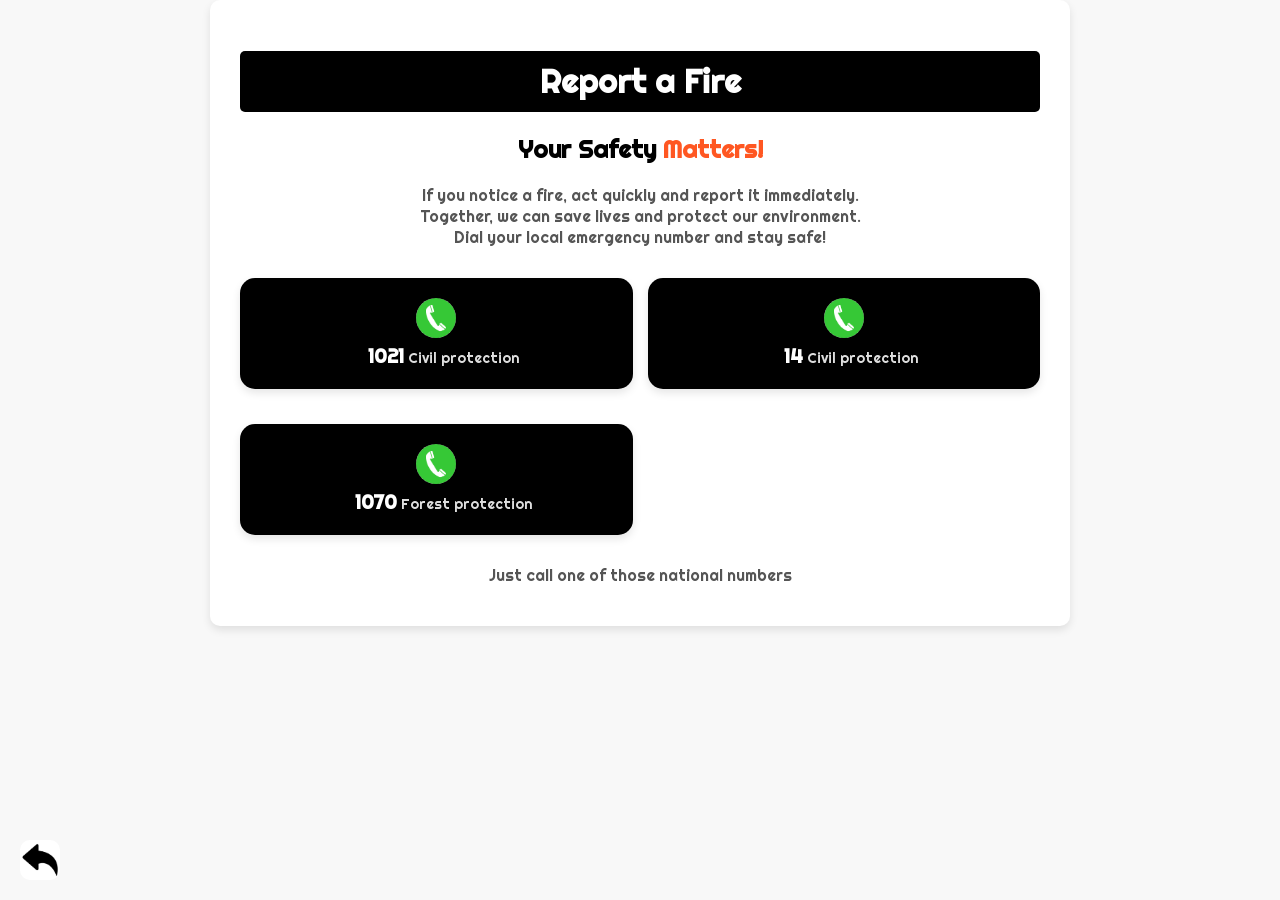
<file: pages/firereport.html>
<!DOCTYPE html>
<html lang="en">
<head>
    <meta charset="UTF-8">
    <meta name="viewport" content="width=device-width, initial-scale=1.0">
    <link rel="preconnect" href="https://fonts.googleapis.com">
    <link rel="preconnect" href="https://fonts.gstatic.com" crossorigin>
    <link href="https://fonts.googleapis.com/css2?family=Righteous&display=swap" rel="stylesheet">
    <title>Report a Fire</title>
    <link rel="stylesheet" href="firereport.css">
</head>
<body>
    <div class="container">
        <header class="header">
            <h1>Report a Fire</h1>
        </header>
        <main class="main-content">
            <h2>Your Safety <span>Matters!</span></h2>
            <p>
                If you notice a fire, act quickly and report it immediately.<br>
                Together, we can save lives and protect our environment.<br>
                Dial your local emergency number and stay safe!
            </p>
            <div class="emergency-numbers">
                <div class="number">
                    <div class="icon">
                        <img src="../assets/phone.png" alt="Call">
                    </div>
                    <div class="details">
                        <span class="number-code">1021</span>
                        <span class="description">Civil protection</span>
                    </div>
                </div>
                <div class="number">
                    <div class="icon">
                        <img src="../assets/phone.png" alt="Call">
                    </div>
                    <div class="details">
                        <span class="number-code">14</span>
                        <span class="description">Civil protection</span>
                    </div>
                </div>
                <div class="number">
                    <div class="icon">
                        <img src="../assets/phone.png" alt="Call">
                    </div>
                    <div class="details">
                        <span class="number-code">1070</span>
                        <span class="description">Forest protection</span>
                    </div>
                </div>
            </div>
            <p class="footer-text">Just call one of those national numbers</p>
        </main>
    </div>
        <a href="pr.html" class="back-button">
            <img src="../assets/return.png" alt="Back">
        </a>
</body>
</html>
</file>
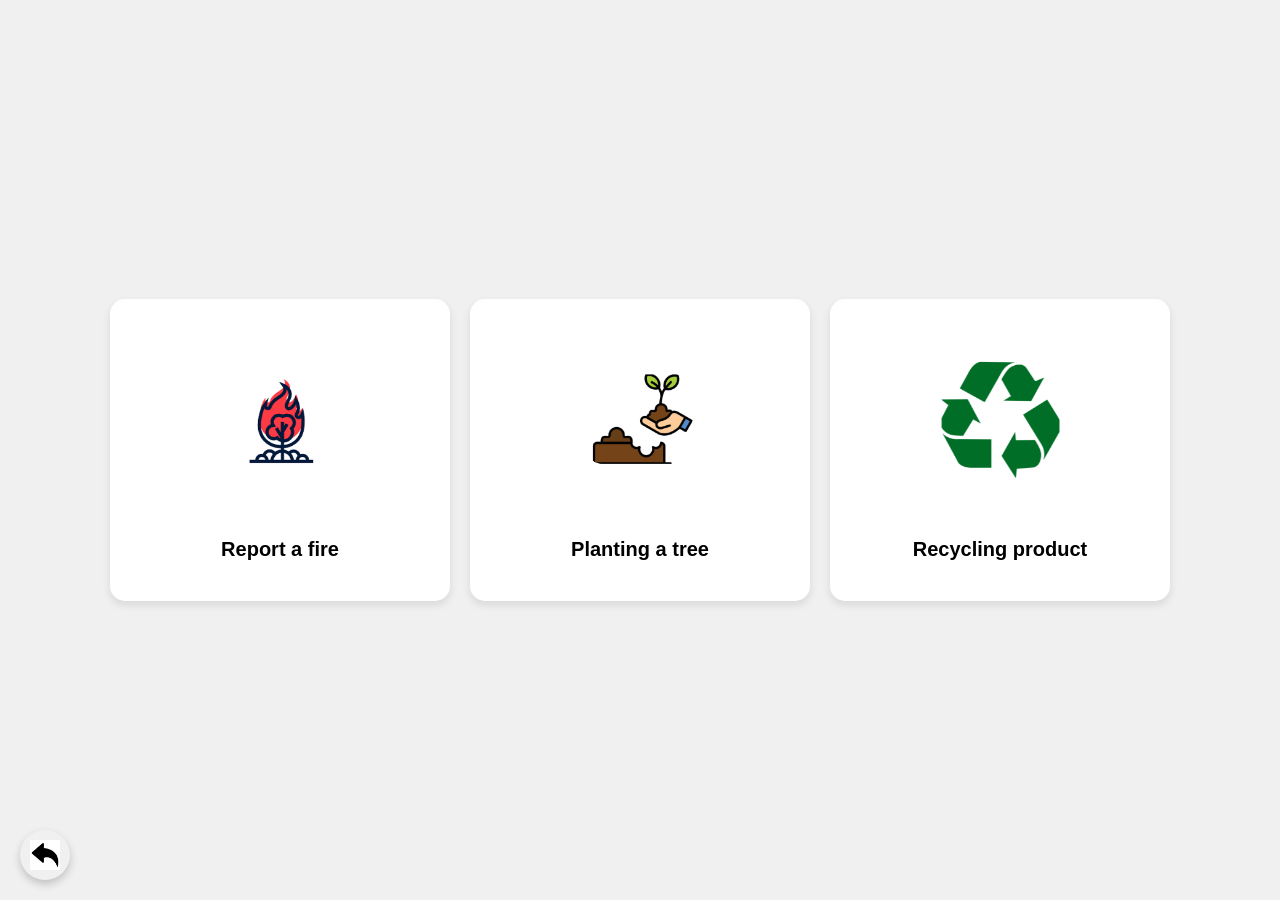
<file: pages/pr.html>
<!DOCTYPE html>
<html lang="ar" dir="rtl">
<head>
    <meta charset="UTF-8">
    <meta name="viewport" content="width=device-width, initial-scale=1.0">
    <title>Keep It Clean</title>
    <link href="https://cdnjs.cloudflare.com/ajax/libs/font-awesome/5.15.3/css/all.min.css" rel="stylesheet">
    <link rel="stylesheet" href="pr.css">
    <link rel="shortcut icon" href="../assets/recycling product.ico" type="image/x-icon">
</head>
<body>
    <div class="container">
        <a href="recycling.html" class="card">
            <img alt="Recycling product" src="../assets/recycling product.png">
            <p> Recycling product</p>
        </a>
        <a href="plant_tree/S1.html" class="card">
            <img alt="Planting a tree" src="../assets/plant a tree.png">
            <p>Planting a tree</p>
        </a>
        <a href="firereport.html" class="card">
            <img alt="Report a fire" src="../assets/report a fire.png">
            <p> Report a fire</p>
        </a>
    </div>
    <a href="../index.html" class="back-button">
        <img src="../assets/return.png" alt="Back">
    </a>
</body>
</html>
</file>
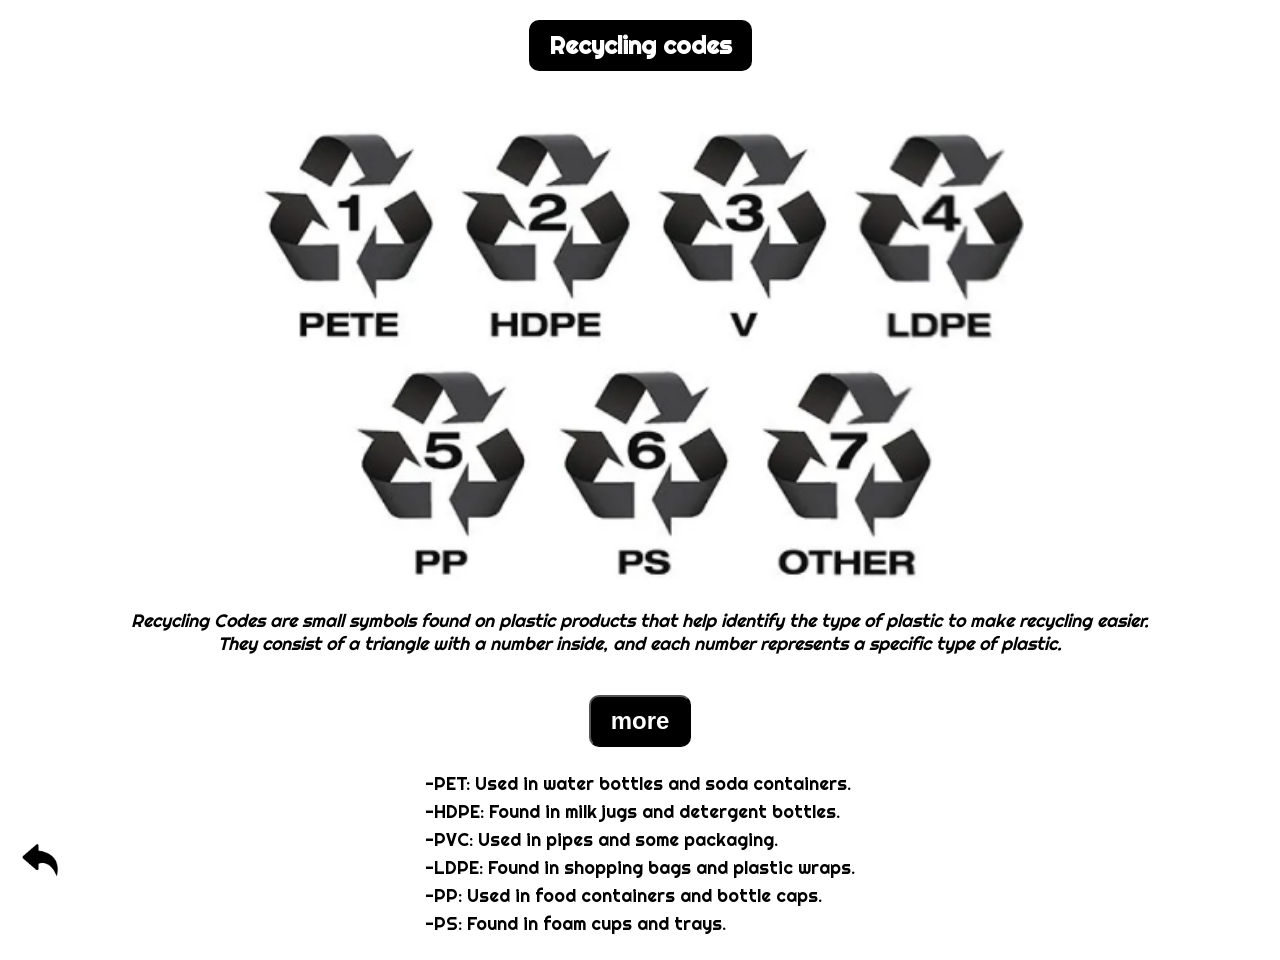
<file: pages/recycling.html>
<html lang="en">
 <head>
  <meta charset="utf-8"/>
  <meta content="width=device-width, initial-scale=1.0" name="viewport"/>
  <title>
   Recycling Codes
  </title>
  <link rel="stylesheet" href="recycling.css">
  <link href="https://cdnjs.cloudflare.com/ajax/libs/font-awesome/5.15.3/css/all.min.css" rel="stylesheet"/>
 </head>

 <body>
  <div class="header">
   Recycling codes
  </div>
  <div class="recycling-codes">
   <img alt="Recycling codes 1 to 7" src="../assets/recycling codes.png"/>
  </div>
  <div class="description">
   Recycling Codes are small symbols found on plastic products that help identify the type of plastic to make recycling easier.<br> They consist of a triangle with a number inside, and each number represents a specific type of plastic.
  </div>
  <div ><a href="../assets/plastic-codes-recycle.webp"><button class="more" >more</button></a></div>
  <div class="usage">
   <p>
    -PET: Used in water bottles and soda containers.
   </p>
   <p>
    -HDPE: Found in milk jugs and detergent bottles.
   </p>
   <p>
    -PVC: Used in pipes and some packaging.
   </p>
   <p>
    -LDPE: Found in shopping bags and plastic wraps.
   </p>
   <p>
    -PP: Used in food containers and bottle caps.
   </p>
   <p>
    -PS: Found in foam cups and trays.
   </p>
  </div>
  <div class="return-logo">
    <a href="pr.html" class="back-button">
        <img src="../assets/return.png" alt="Back">
    </a>
  </div>
  </div>
 </body>
</html>
</file>
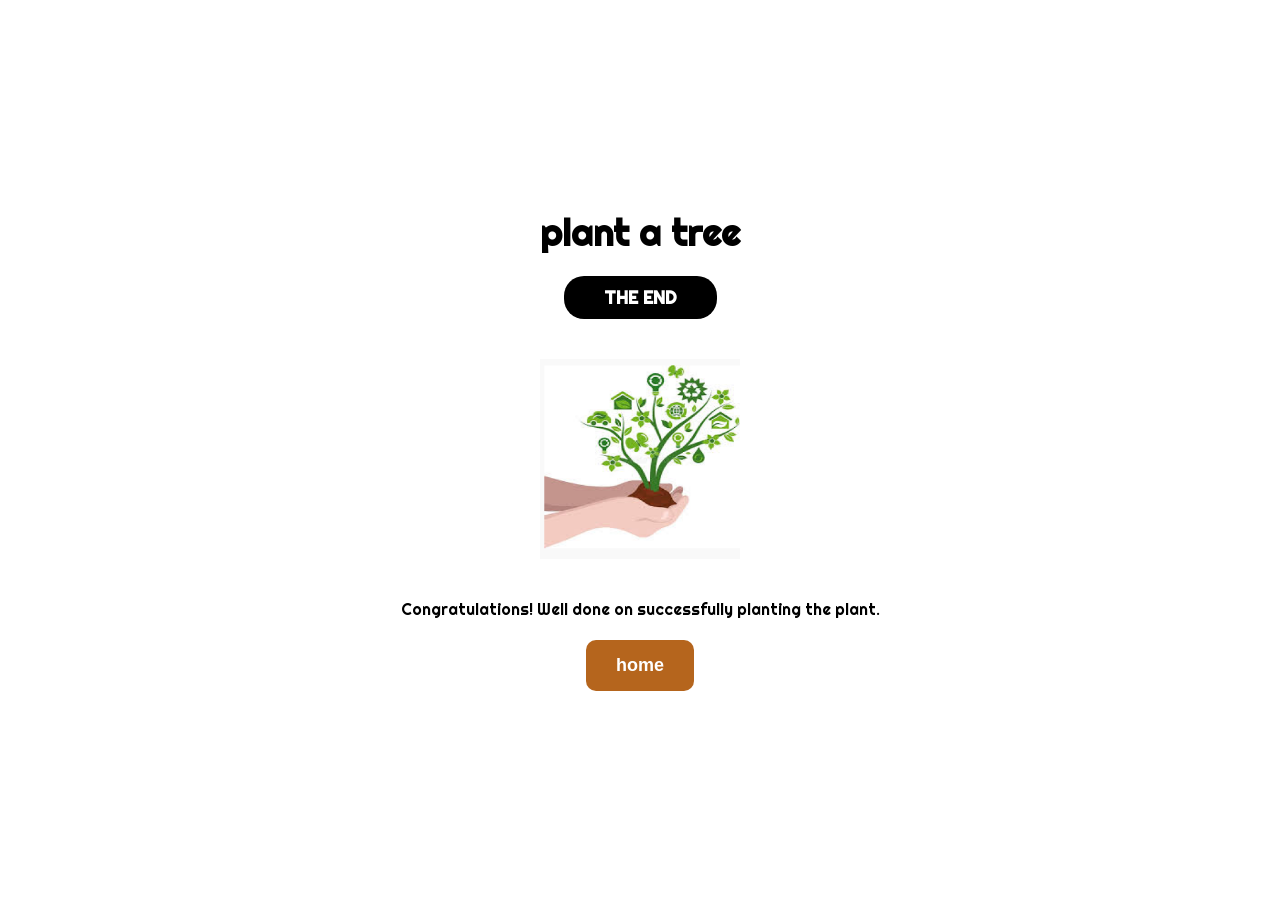
<file: pages/plant_tree/final.html>
<html>
 <head>
  <title>
   Plant a Tree
  </title>
  <meta name="viewport" content="width=device-width, initial-scale=1.0">
  <link rel="stylesheet" href="plant_tree.css">
  <link href="https://cdnjs.cloudflare.com/ajax/libs/font-awesome/5.15.3/css/all.min.css" rel="stylesheet"/>
  <link href="https://fonts.googleapis.com/css2?family=Roboto:wght@400;700&amp;display=swap" rel="stylesheet"/>
 </head>
 <body>
    <div class="container">
     <div class="title">
      plant a tree
     </div>
     <div class="step">
      THE END
     </div>
     <div class="image-container">
      <img alt="Illustration of a shovel digging a hole in the soil" height="200" src="final.png" width="200"/>
     </div>
     <div class="description">
        Congratulations! Well done on successfully planting the plant.
     </div>
     <a href="../pr.html"><button class="button">
      home
     </button></a>
    </div>
   </body>
  </html>
</file>
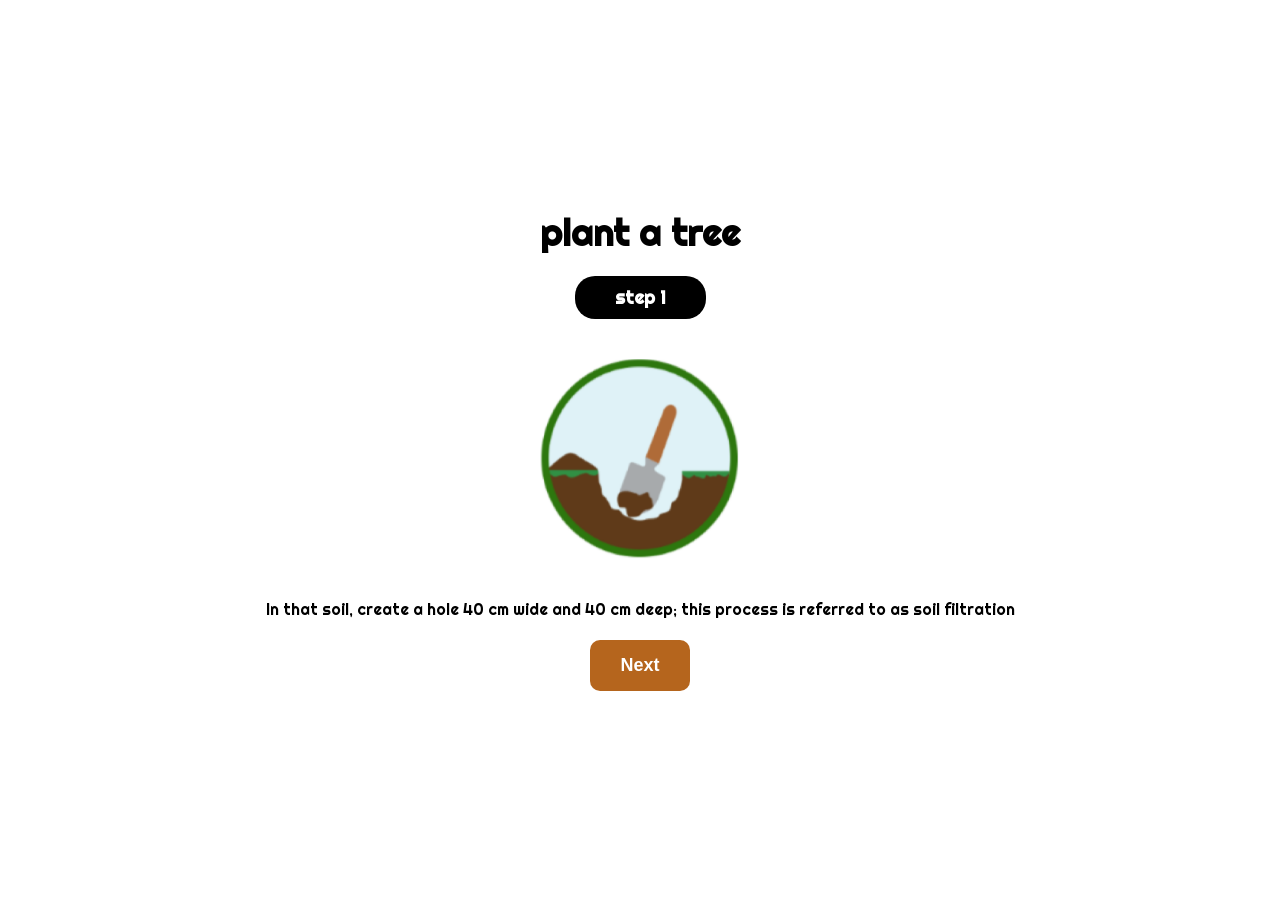
<file: pages/plant_tree/S1.html>
<html>
 <head>
  <title>
   Plant a Tree
  </title>
  <meta name="viewport" content="width=device-width, initial-scale=1.0">
  <link rel="stylesheet" href="plant_tree.css">
  <link href="https://cdnjs.cloudflare.com/ajax/libs/font-awesome/5.15.3/css/all.min.css" rel="stylesheet"/>
  <link href="https://fonts.googleapis.com/css2?family=Roboto:wght@400;700&amp;display=swap" rel="stylesheet"/>
 </head>
 <body>
    <div class="container">
     <div class="title">
      plant a tree
     </div>
     <div class="step">
      step 1
     </div>
     <div class="image-container">
      <img alt="Illustration of a shovel digging a hole in the soil" height="200" src="s1.png" width="200"/>
     </div>
     <div class="description">
      In that soil, create a hole 40 cm wide and 40 cm deep; this process is referred to as soil filtration
     </div>
     <a href="S2.html">
      <button class="button">Next</button>
  </a>
  
    </div>
   </body>
  </html>
</file>
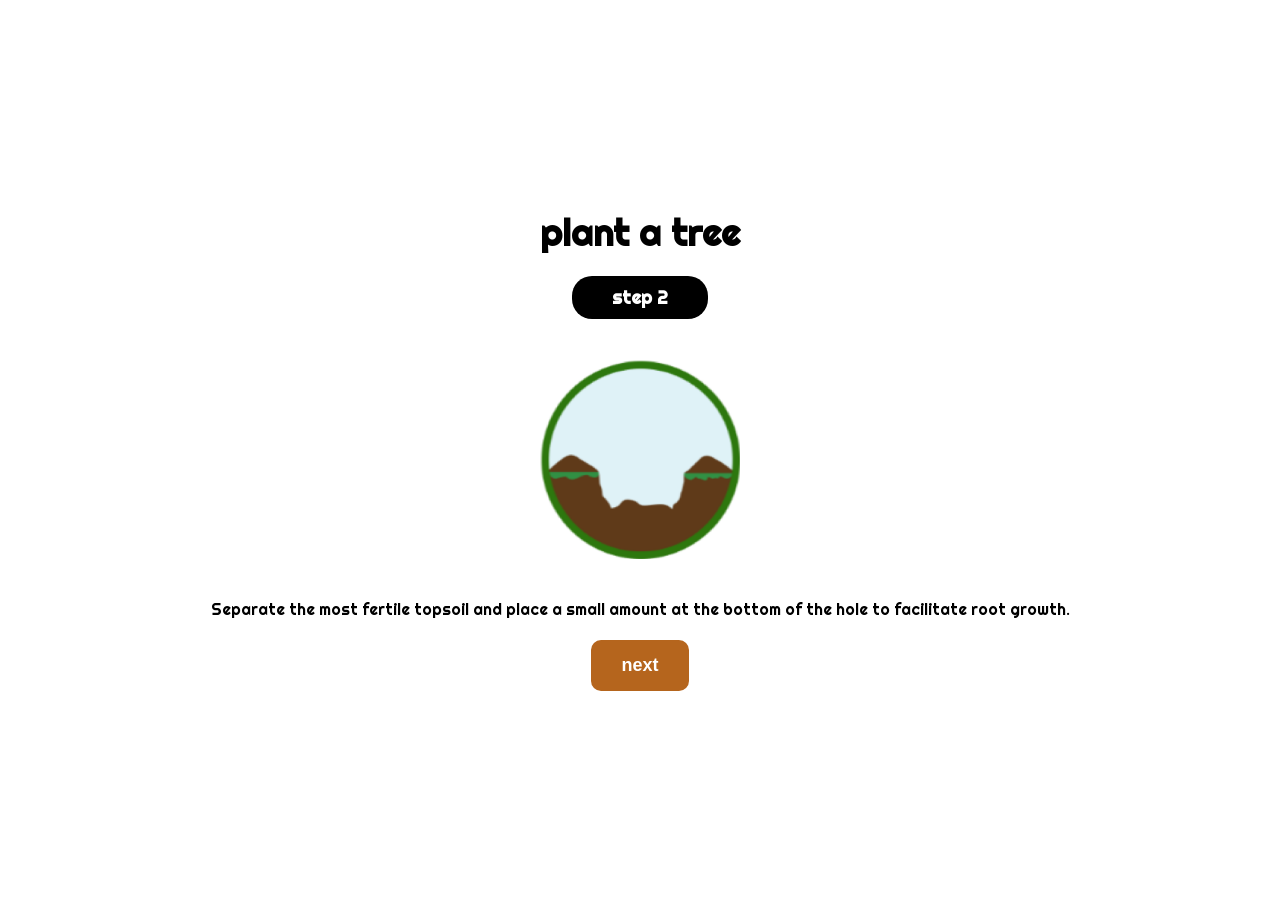
<file: pages/plant_tree/S2.html>
<html>
 <head>
  <title>
   Plant a Tree
  </title>
  <meta name="viewport" content="width=device-width, initial-scale=1.0">
  <link rel="stylesheet" href="plant_tree.css">
  <link href="https://cdnjs.cloudflare.com/ajax/libs/font-awesome/5.15.3/css/all.min.css" rel="stylesheet"/>
  <link href="https://fonts.googleapis.com/css2?family=Roboto:wght@400;700&amp;display=swap" rel="stylesheet"/>
 </head>
 <body>
    <div class="container">
     <div class="title">
      plant a tree
     </div>
     <div class="step">
      step 2
     </div>
     <div class="image-container">
      <img alt="Illustration of a shovel digging a hole in the soil" height="200" src="s2.png" width="200"/>
     </div>
     <div class="description">
        Separate the most fertile topsoil and place a small amount at the bottom of the hole to facilitate root growth.
     </div>
     <a href="s3.html"><button class="button">
      next
     </button></a>
    </div>
   </body>
  </html>
</file>
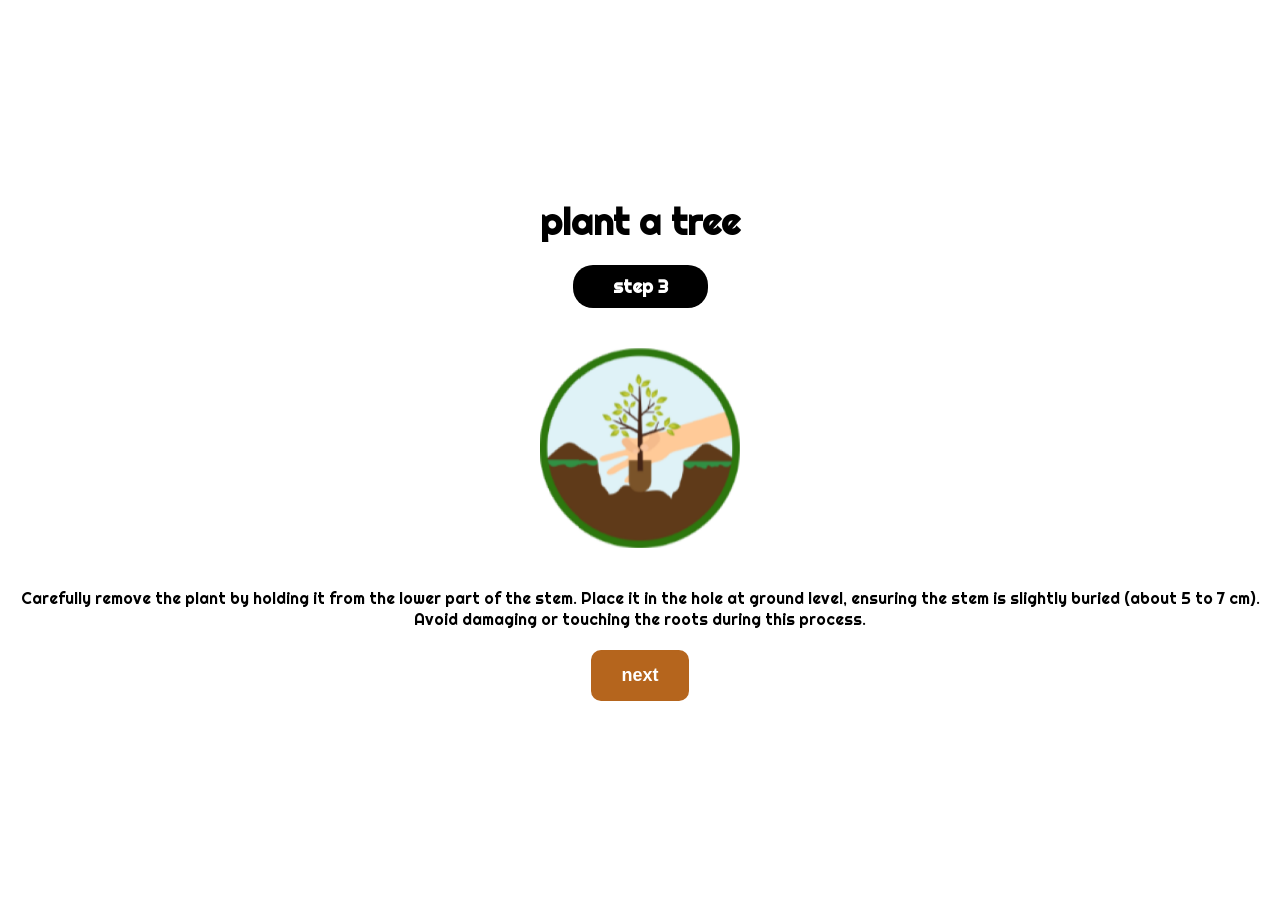
<file: pages/plant_tree/s3.html>
<html>
 <head>
  <title>
   Plant a Tree
  </title>
  <meta name="viewport" content="width=device-width, initial-scale=1.0">
  <link rel="stylesheet" href="plant_tree.css">
  <link href="https://cdnjs.cloudflare.com/ajax/libs/font-awesome/5.15.3/css/all.min.css" rel="stylesheet"/>
  <link href="https://fonts.googleapis.com/css2?family=Roboto:wght@400;700&amp;display=swap" rel="stylesheet"/>
 </head>
 <body>
    <div class="container">
     <div class="title">
      plant a tree
     </div>
     <div class="step">
      step 3
     </div>
     <div class="image-container">
      <img alt="Illustration of a shovel digging a hole in the soil" height="200" src="s3.png" width="200"/>
     </div>
     <div class="description">
        Carefully remove the plant by holding it from the lower part of the stem. Place it in the hole at ground level, ensuring the stem is slightly buried (about 5 to 7 cm). Avoid damaging or touching the roots during this process.
     </div>
     <a href="s4.html"><button class="button">
      next
     </button></a>
    </div>
   </body>
  </html>
</file>
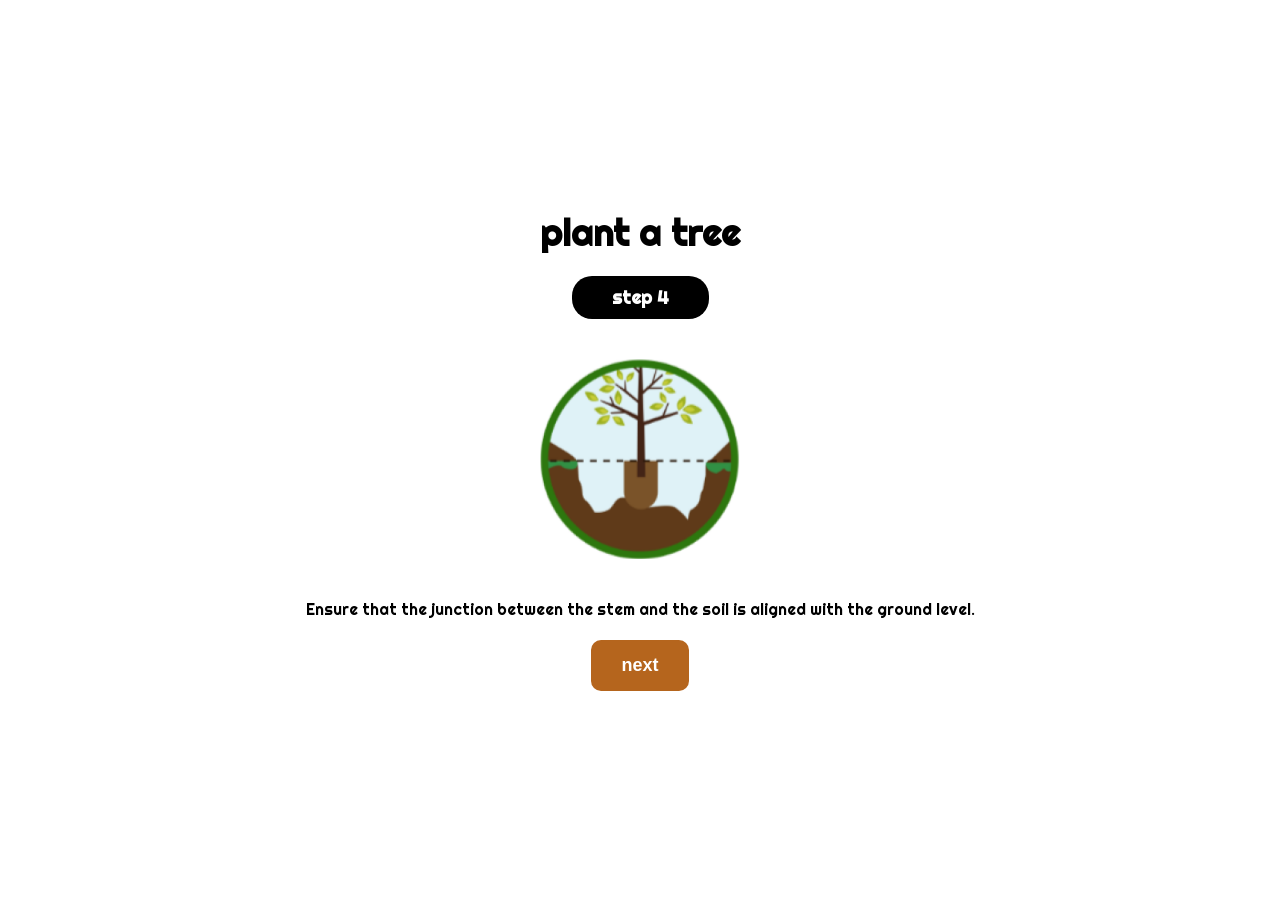
<file: pages/plant_tree/s4.html>
<html>
 <head>
  <title>
   Plant a Tree
  </title>
  <meta name="viewport" content="width=device-width, initial-scale=1.0">
  <link rel="stylesheet" href="plant_tree.css">
  <link href="https://cdnjs.cloudflare.com/ajax/libs/font-awesome/5.15.3/css/all.min.css" rel="stylesheet"/>
  <link href="https://fonts.googleapis.com/css2?family=Roboto:wght@400;700&amp;display=swap" rel="stylesheet"/>
 </head>
 <body>
    <div class="container">
     <div class="title">
      plant a tree
     </div>
     <div class="step">
      step 4
     </div>
     <div class="image-container">
      <img alt="Illustration of a shovel digging a hole in the soil" height="200" src="s4.png" width="200"/>
     </div>
     <div class="description">
        Ensure that the junction between the stem and the soil is aligned with the ground level.
     </div>
     <a href="s5.html"><button class="button">
      next
     </button></a>
    </div>
   </body>
  </html>
</file>
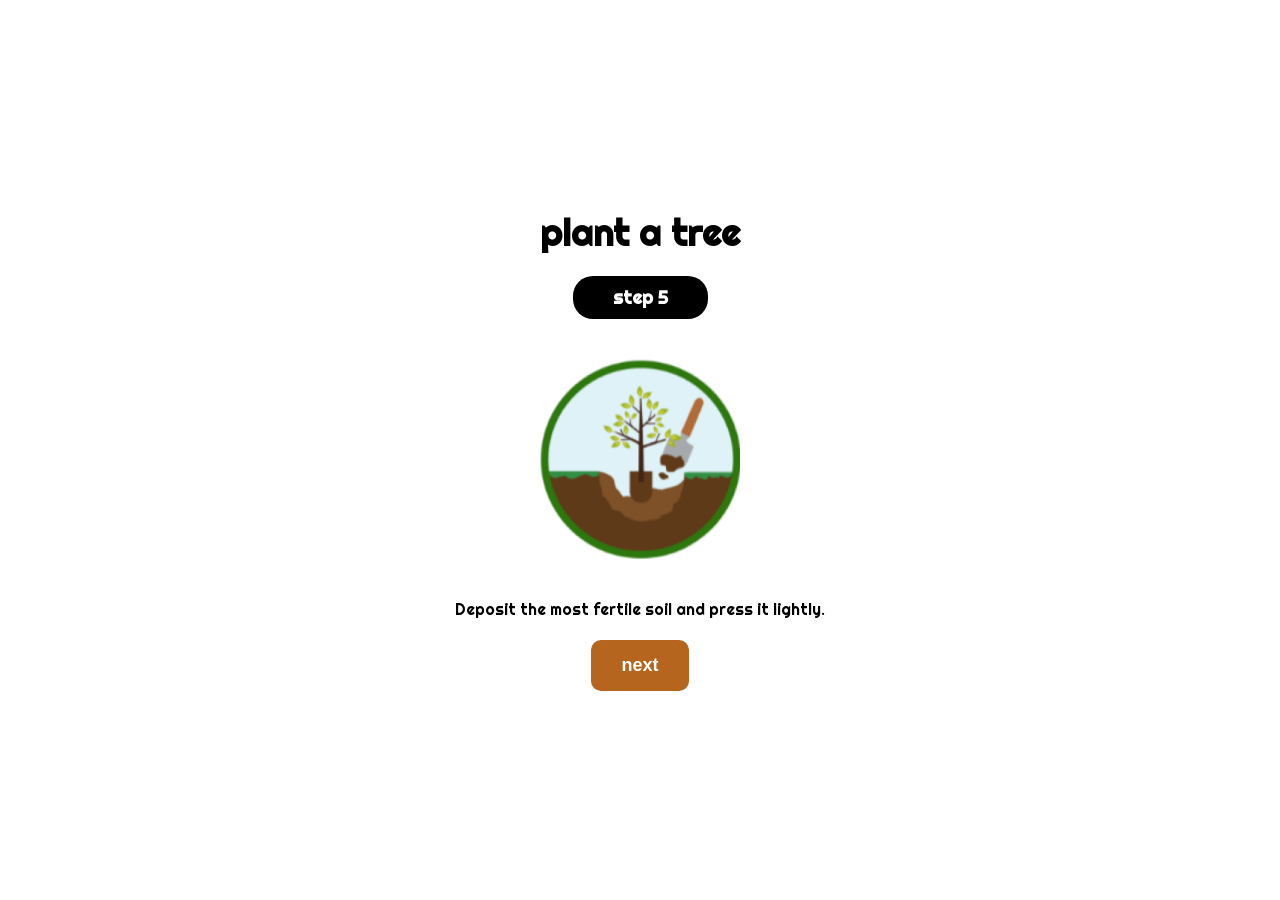
<file: pages/plant_tree/s5.html>
<html>
 <head>
  <title>
   Plant a Tree
  </title>
  <meta name="viewport" content="width=device-width, initial-scale=1.0">
  <link rel="stylesheet" href="plant_tree.css">
  <link href="https://cdnjs.cloudflare.com/ajax/libs/font-awesome/5.15.3/css/all.min.css" rel="stylesheet"/>
  <link href="https://fonts.googleapis.com/css2?family=Roboto:wght@400;700&amp;display=swap" rel="stylesheet"/>
 </head>
 <body>
    <div class="container">
     <div class="title">
      plant a tree
     </div>
     <div class="step">
      step 5
     </div>
     <div class="image-container">
      <img alt="Illustration of a shovel digging a hole in the soil" height="200" src="s5.png" width="200"/>
     </div>
     <div class="description">
        Deposit the most fertile soil and press it lightly.
     </div>
     <a href="s6.html"><button class="button">
      next
     </button></a>
    </div>
   </body>
  </html>
</file>
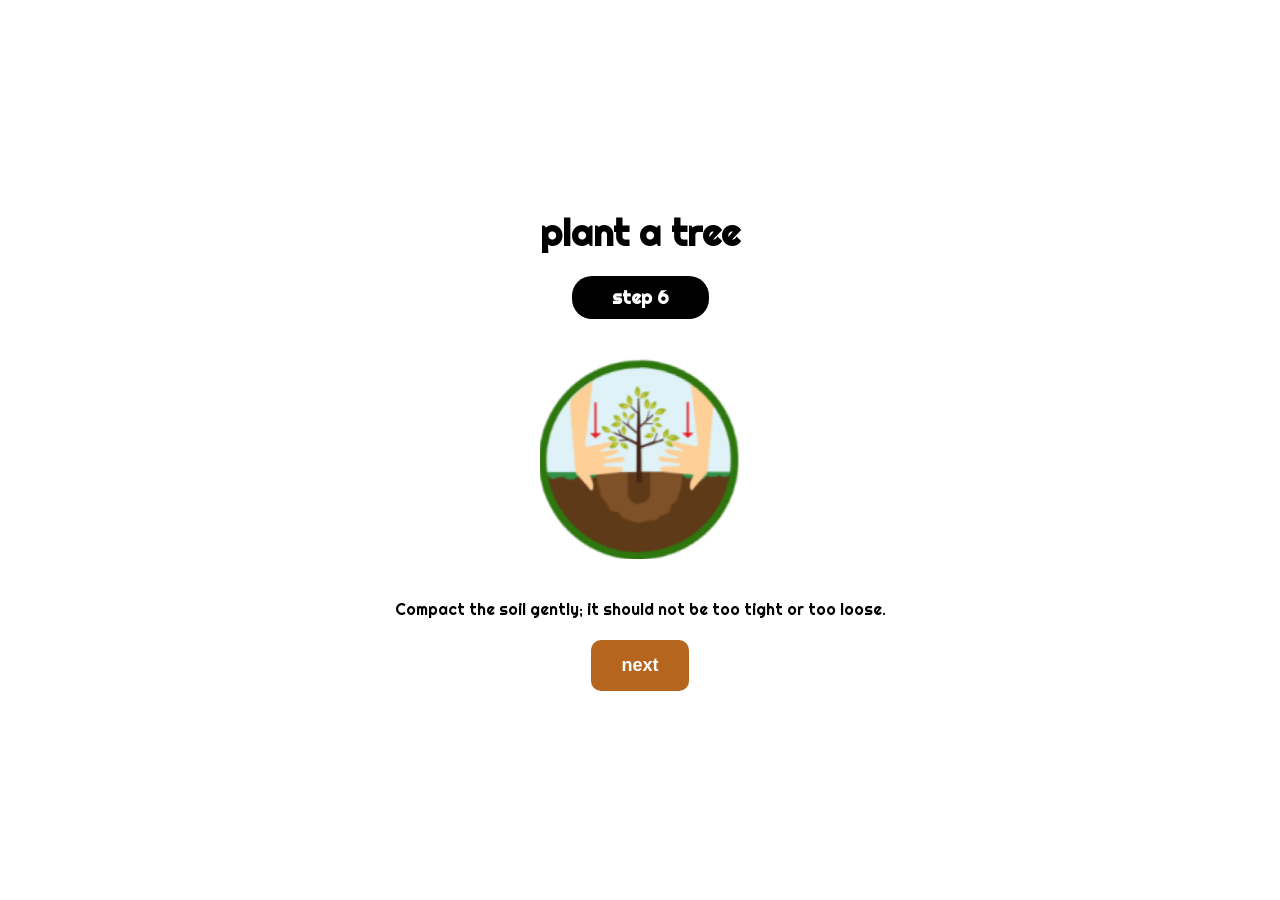
<file: pages/plant_tree/s6.html>
<html>
 <head>
  <title>
   Plant a Tree
  </title>
  <meta name="viewport" content="width=device-width, initial-scale=1.0">
  <link rel="stylesheet" href="plant_tree.css">
  <link href="https://cdnjs.cloudflare.com/ajax/libs/font-awesome/5.15.3/css/all.min.css" rel="stylesheet"/>
  <link href="https://fonts.googleapis.com/css2?family=Roboto:wght@400;700&amp;display=swap" rel="stylesheet"/>
 </head>
 <body>
    <div class="container">
     <div class="title">
      plant a tree
     </div>
     <div class="step">
      step 6
     </div>
     <div class="image-container">
      <img alt="Illustration of a shovel digging a hole in the soil" height="200" src="s6.png" width="200"/>
     </div>
     <div class="description">
        Compact the soil gently; it should not be too tight or too loose.
     </div>
     <a href="s7.html"><button class="button">
      next
     </button></a>
    </div>
   </body>
  </html>
</file>
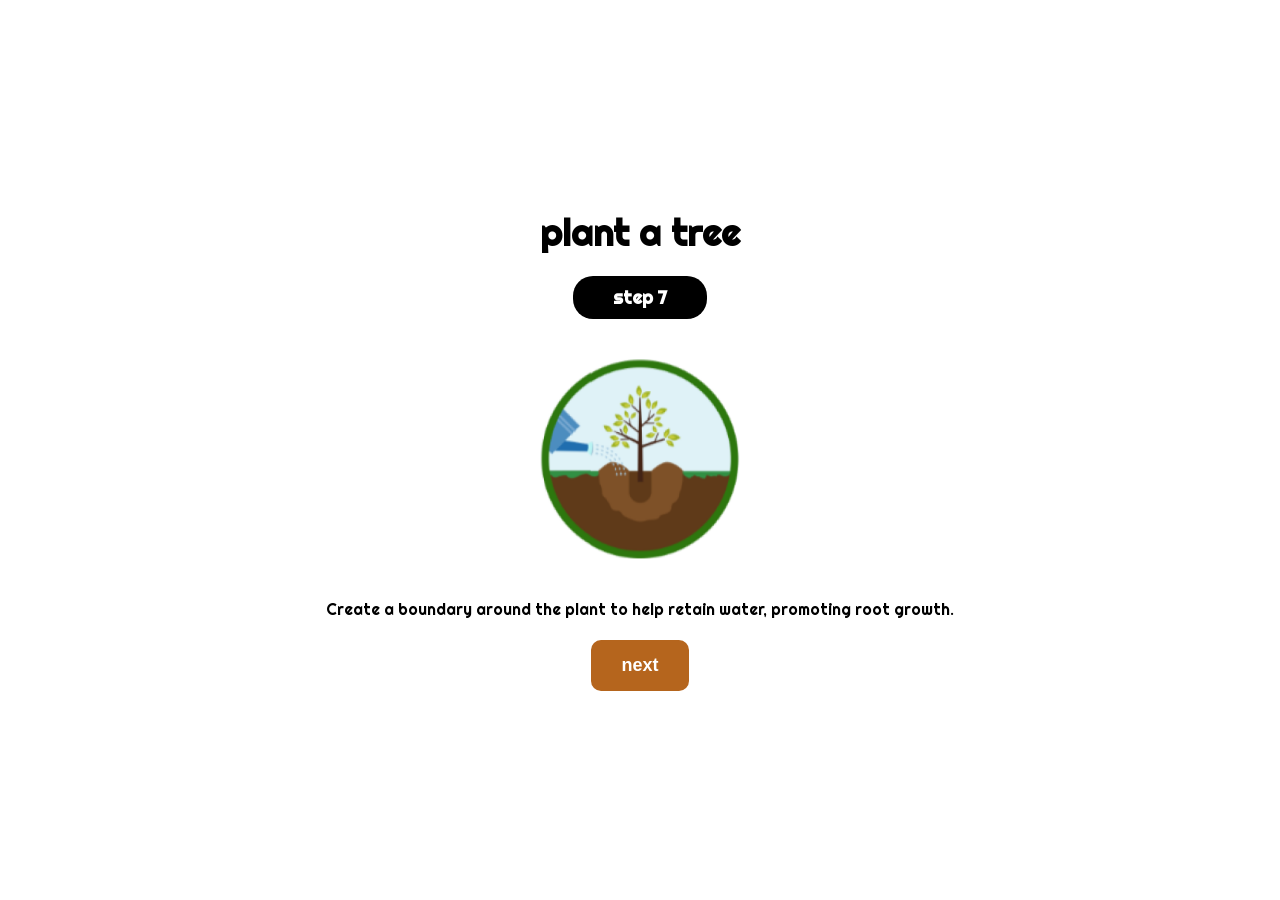
<file: pages/plant_tree/s7.html>
<html>
 <head>
  <title>
   Plant a Tree
  </title>
  <meta name="viewport" content="width=device-width, initial-scale=1.0">
  <link rel="stylesheet" href="plant_tree.css">
  <link href="https://cdnjs.cloudflare.com/ajax/libs/font-awesome/5.15.3/css/all.min.css" rel="stylesheet"/>
  <link href="https://fonts.googleapis.com/css2?family=Roboto:wght@400;700&amp;display=swap" rel="stylesheet"/>
 </head>
 <body>
    <div class="container">
     <div class="title">
      plant a tree
     </div>
     <div class="step">
      step 7
     </div>
     <div class="image-container">
      <img alt="Illustration of a shovel digging a hole in the soil" height="200" src="s7.png" width="200"/>
     </div>
     <div class="description">
        Create a boundary around the plant to help retain water, promoting root growth.
     </div>
     <a href="s8.html"><button class="button">
      next
     </button></a>
    </div>
   </body>
  </html>
</file>
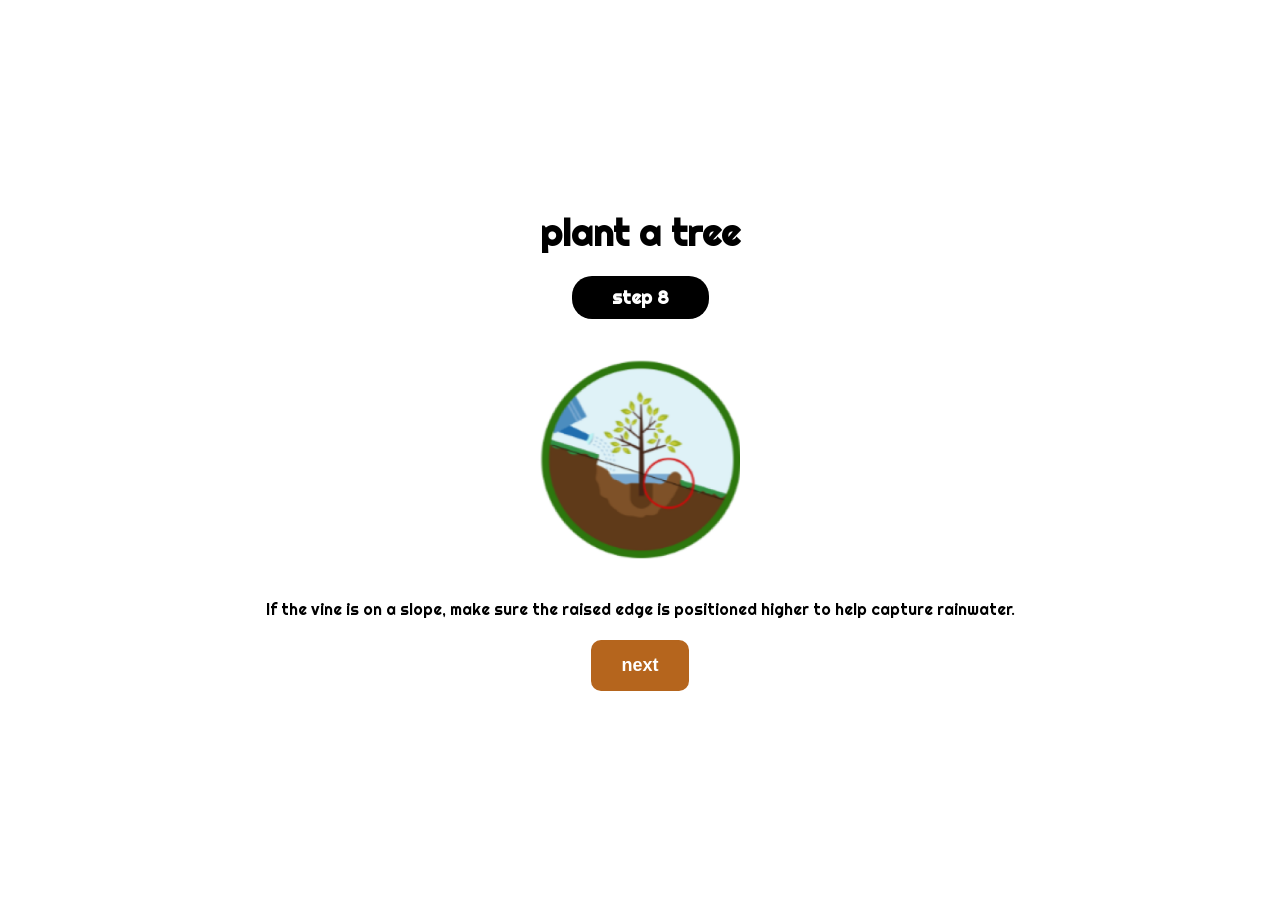
<file: pages/plant_tree/s8.html>
<html>
 <head>
  <title>
   Plant a Tree
  </title>
  <meta name="viewport" content="width=device-width, initial-scale=1.0">
  <link rel="stylesheet" href="plant_tree.css">
  <link href="https://cdnjs.cloudflare.com/ajax/libs/font-awesome/5.15.3/css/all.min.css" rel="stylesheet"/>
  <link href="https://fonts.googleapis.com/css2?family=Roboto:wght@400;700&amp;display=swap" rel="stylesheet"/>
 </head>
 <body>
    <div class="container">
     <div class="title">
      plant a tree
     </div>
     <div class="step">
      step 8
     </div>
     <div class="image-container">
      <img alt="Illustration of a shovel digging a hole in the soil" height="200" src="s8.png" width="200"/>
     </div>
     <div class="description">
        If the vine is on a slope, make sure the raised edge is positioned higher to help capture rainwater.
     </div>
     <a href="s9.html"><button class="button">
      next
     </button></a>
    </div>
   </body>
  </html>
</file>
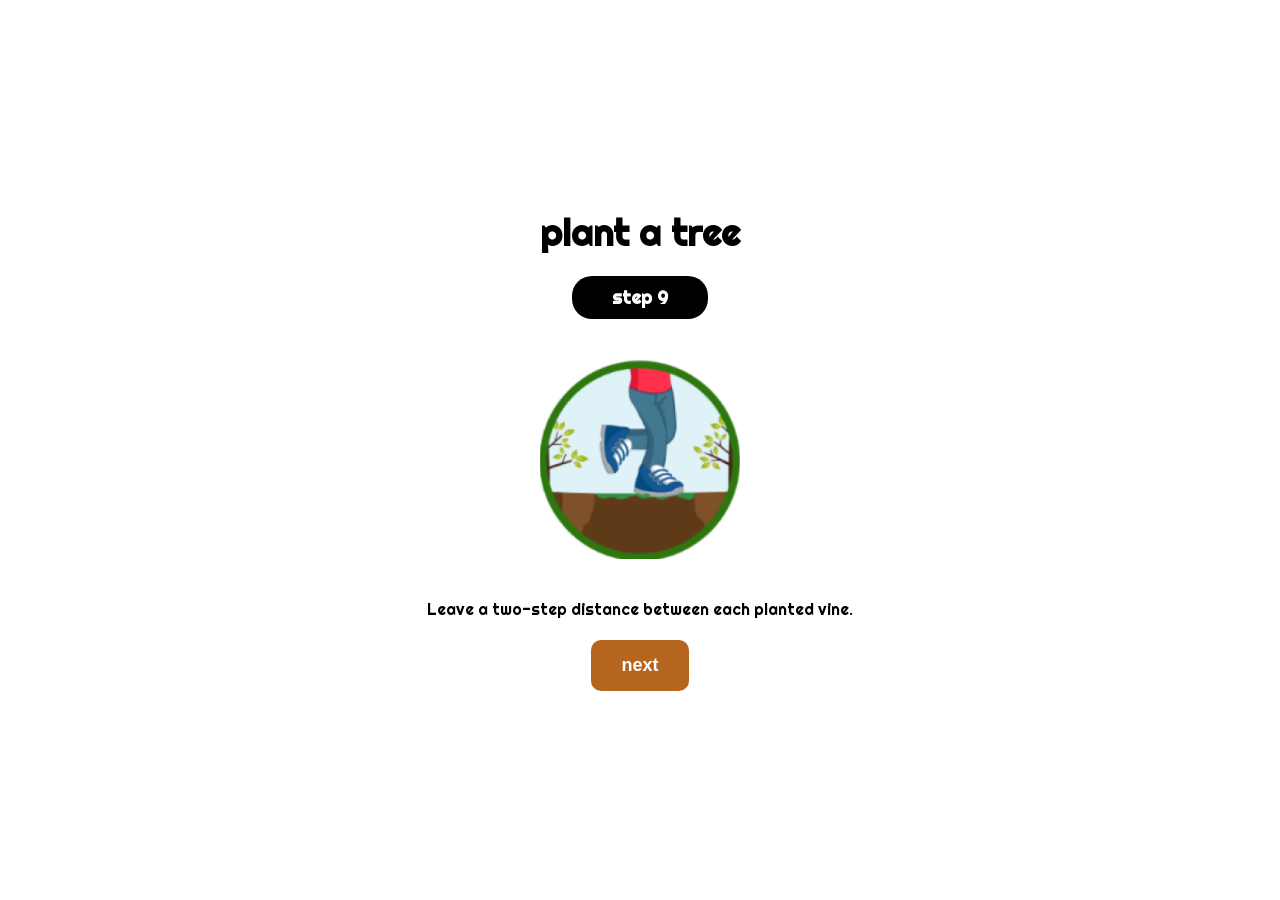
<file: pages/plant_tree/s9.html>
<html>
 <head>
  <title>
   Plant a Tree
  </title>
  <meta name="viewport" content="width=device-width, initial-scale=1.0">
  <link rel="stylesheet" href="plant_tree.css">
  <link href="https://cdnjs.cloudflare.com/ajax/libs/font-awesome/5.15.3/css/all.min.css" rel="stylesheet"/>
  <link href="https://fonts.googleapis.com/css2?family=Roboto:wght@400;700&amp;display=swap" rel="stylesheet"/>
 </head>
 <body>
    <div class="container">
     <div class="title">
      plant a tree
     </div>
     <div class="step">
      step 9
     </div>
     <div class="image-container">
      <img alt="Illustration of a shovel digging a hole in the soil" height="200" src="s9.png" width="200"/>
     </div>
     <div class="description">
        Leave a two-step distance between each planted vine.    
     </div>
     <a href="final.html"><button class="button">
      next
     </button></a>
    </div>
   </body>
  </html>
</file>
<file: pages/firereport.css>
body {
    margin: 0;
    padding: 0;
    font-family: "Righteous", serif;
    background-color: #f8f8f8;
    text-align: center;
}
.righteous-regular {
    font-family: "Righteous", serif;
    font-weight: 400;
    font-style: normal;

}

.container {
    max-width: 800px;
    margin: 0 auto;
    padding: 30px;
    background-color: #ffffff;
    border-radius: 10px;
    box-shadow: 0 4px 8px rgba(0, 0, 0, 0.1);
}


.header h1 {
    background-color: black;
    color: white;
    padding: 10px;
    border-radius: 5px;
}

.main-content h2 {
    font-size: 24px;
    margin: 20px 0;
}

.main-content h2 span {
    color: #ff5722;
    font-weight: bold;
}

.main-content p {
    font-size: 16px;
    color: #555;
    margin: 10px 0;
}

.emergency-numbers {
    display: grid;
    grid-template-columns: 1fr;
    gap: 15px;
    margin: 20px 0;
}

.number {
    display: flex;
    align-items: center;
    margin: 10px 0;
    background-color: black;
    color: white;
    padding: 20px;
    box-shadow: 0 4px 8px rgba(0, 0, 0, 0.1);
    justify-content: center;
    flex-direction: column;
    border-radius: 15px;
}

.number .icon img {
    width: 40px;
    height: 40px;
    border-radius: 90%;
}

.number .details {
    margin-left: 15px;
    text-align: left;
}

.number .number-code {
    font-size: 20px;
    font-weight: bold;
}

.number .description {
    font-size: 14px;
    color: #ddd;
}
/* تصميم حاوية الزر */
.back-button-container {
    display: flex;
    justify-content: center; 
    position: fixed;
    
    
}
.back-button {
    position: fixed; 
    bottom: 20px; 
    left: 20px; 
    width: 40px; 
    height: 40px; 
    display: block; 
}

.back-button img {
    width: 100%; 
    height: 100%; 
    object-fit: contain; 
    border-radius: 25%;
}

.back-button:hover {
    opacity: 0.8; 
}

.footer-text {
    margin-top: 20px;
    font-size: 14px;
    color: #555;
}


@media (min-width: 600px) {
    .emergency-numbers {
        grid-template-columns: 1fr 1fr;
    }
}
</file>
<file: pages/pr.css>
body {
    font-family: Arial, sans-serif;
    background-color: #f0f0f0;
    display: flex;
    justify-content: center;
    align-items: center;
    min-height: 100vh;
    margin: 0;
    padding: 20px;
    box-sizing: border-box;
}

.container {
    display: flex;
    justify-content: center;
    flex-wrap: wrap;
    gap: 20px;
    width: 100%;
    max-width: 1200px;
}

.card {
    background-color: white;
    border-radius: 15px;
    box-shadow: 0 4px 8px rgba(0, 0, 0, 0.1);
    width: 100%;
    max-width: 300px;
    text-align: center;
    padding: 20px;
    transition: transform 0.3s, box-shadow 0.3s;
    cursor: pointer;
    text-decoration: none;
    color: #333;
}

.card:hover {
    transform: translateY(-10px);
    box-shadow: 0 8px 16px rgba(0, 0, 0, 0.2);
}

.card img {
    width: 100%;
    height: auto;
    max-width: 200px;
    border-radius: 10px;
}

.card p {
    font-size: 20px;
    font-weight: bold;
    margin-top: 15px;
    color: #000000;
}

.back-button {
    position: fixed;
    bottom: 20px;
    left: 20px;
    width: 50px;
    height: 50px;
    border-radius: 50%;
    display: flex;
    justify-content: center;
    align-items: center;
    box-shadow: 0 4px 8px rgba(0, 0, 0, 0.2);
    transition: opacity 0.3s;
}

.back-button img {
    width: 60%;
    height: 60%;
    object-fit: contain;
}

.back-button:hover {
    opacity: 0.8;
}

@media (max-width: 768px) {
    .container {
        flex-direction: column;
        align-items: center;
    }

    .card {
        width: 90%;
        max-width: none;
    }

    .card p {
        font-size: 18px;
    }

    .back-button {
        width: 40px;
        height: 40px;
    }
}
</file>
<file: pages/recycling.css>
@import url('https://fonts.googleapis.com/css2?family=Righteous&family=Solitreo&display=swap');
body {
    font-family: "Righteous", serif;
    text-align: center;
    margin: 0;
    padding: 0;
    background-color: #fff;
}
.header {
    background-color: black;
    color: white;
    padding: 10px 0;
    font-size: 24px;
    font-weight: bold;
    border-radius: 10px;
    display: inline-block;
    padding: 10px 20px;
    margin-top: 20px;
}
.recycling-codes {
    display: flex;
    justify-content: center;
    flex-wrap: wrap;
    margin: 20px 0;
}
.recycling-codes img {
    width: 60%;
    height: auto;
}
.more{
    background-color: black;
    color: white;
    padding: 10px 0;
    font-size: 24px;
    font-weight: bold;
    border-radius: 10px;
    display: inline-block;
    padding: 10px 20px;
    margin-top: 20px;

}
.description {
    font-size: 18px;
    font-style: italic;
    margin: 20px;
}
.usage {
    text-align: left;
    display: inline-block;
    margin: 20px;
    font-size: 18px;
}
.usage p {
    margin: 5px 0;
}

.back-button {
    position: fixed; 
    bottom: 20px; 
    left: 20px; 
    width: 40px; 
    height: 40px; 
    display: block; 
}
.back-button img {
    width: 100%; 
    height: 100%; 
    object-fit: contain;
    border-radius: 25%;
}
.back-button:hover {
    opacity: 0.8; 
}
</file>
<file: pages/plant_tree/plant_tree.css>
@import url('https://fonts.googleapis.com/css2?family=Righteous&display=swap');
body {
    font-family: 'Righteous', serif;
    display: flex;
    justify-content: center;
    align-items: center;
    height: 100vh;
    margin: 0;
    background-color: #fff;
}
.container {
    text-align: center;
}
.title {
    font-size: 36px;
    font-weight: 700;
    margin-bottom: 20px;
}

.step {
    background-color: #000;
    color: #fff;
    display: inline-block;
    padding: 10px 40px;
    border-radius: 20px;
    font-size: 18px;
    font-weight: 900;
    margin-bottom: 40px;
}
.image-container {
    margin-bottom: 40px;
    border-radius: 25px;
}
.description {
    font-size: 16px;
    font-weight: 400;
    margin-bottom: 20px;
    color: #000;
}
.button {
    background-color: #b5651d;
    color: #fff;
    border: none;
    padding: 15px 30px;
    border-radius: 10px;
    font-size: 18px;
    font-weight: 900;
    cursor: pointer;
}
@media (min-width: 600px) {
    .emergency-numbers {
        grid-template-columns: 1fr 1fr;
    }
}
</file>
